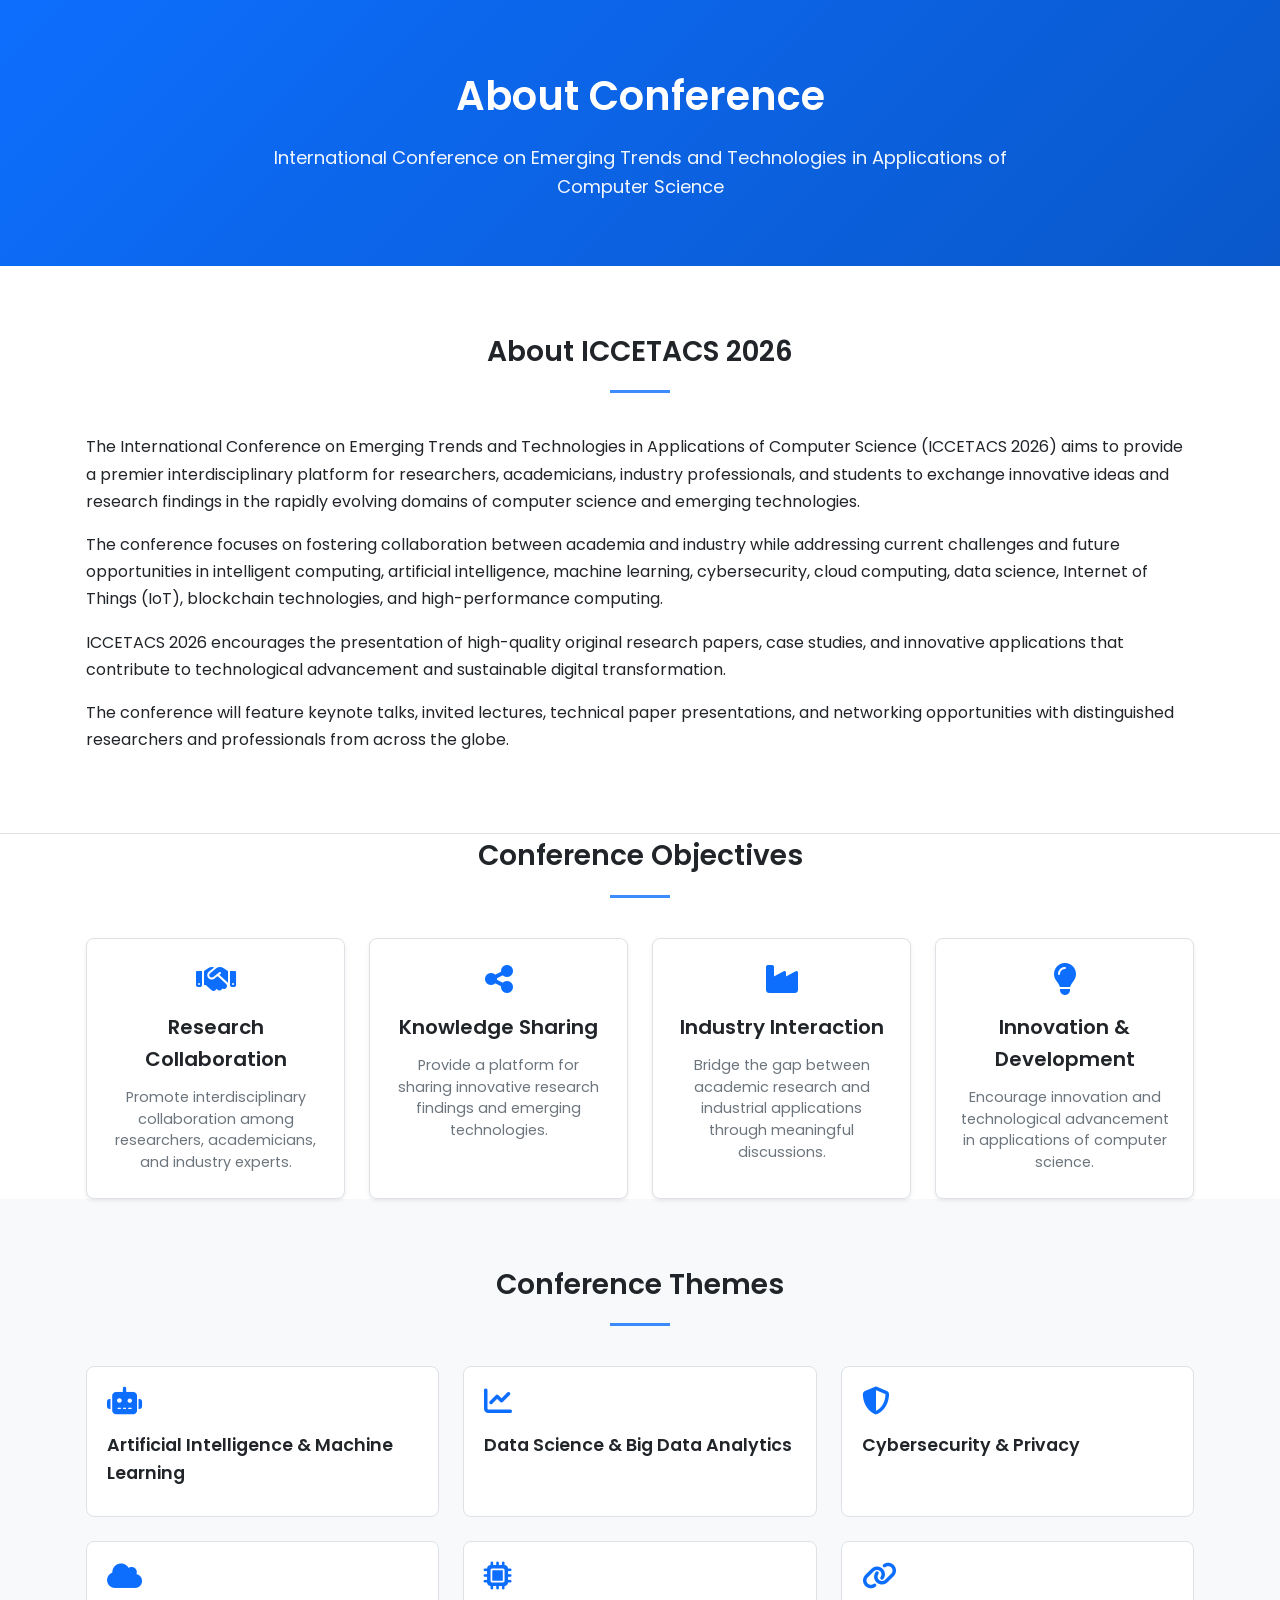
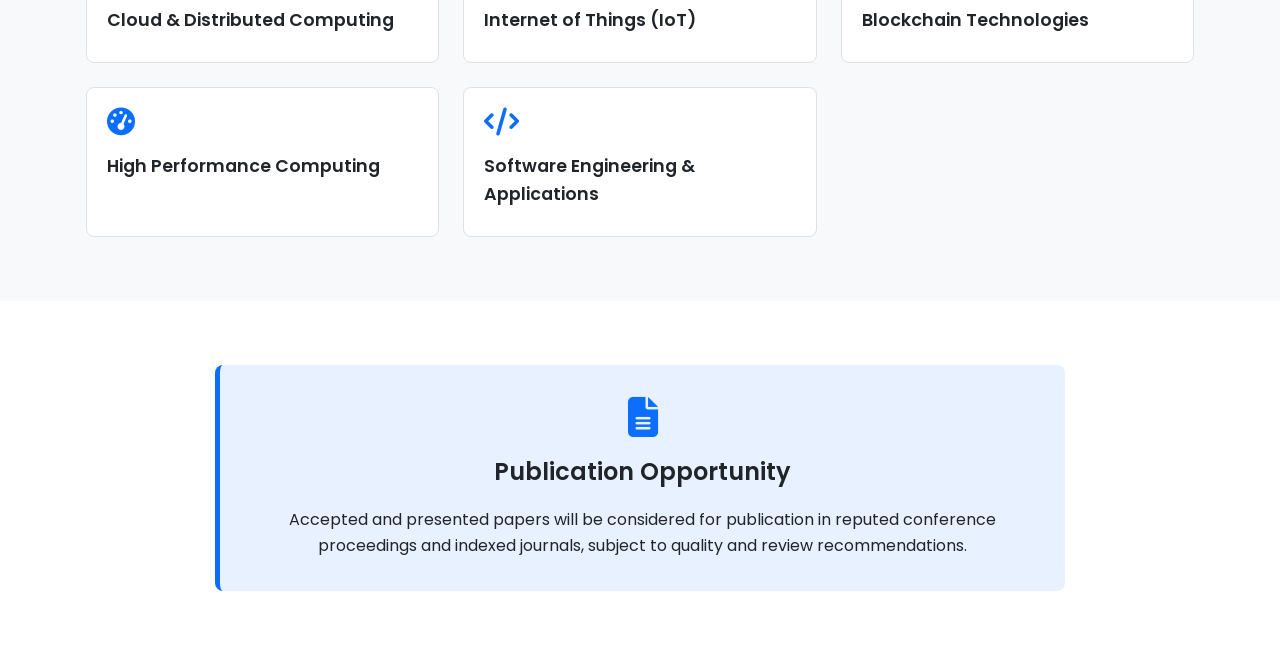
<file: pages/about.html>
<!DOCTYPE html>
<html lang="en">
<head>
    <meta charset="UTF-8">
    <meta name="viewport" content="width=device-width, initial-scale=1.0">
    <meta name="description" content="About ICCI 2026 Conference - International Conference on Computational Intelligence at BIT Mesra">
    <title>About Conference | ICCI 2026</title>
    
    <!-- CSS Files -->
    <link rel="stylesheet" href="../css/sections/about-conf.css">
    <link rel="stylesheet" href="https://cdnjs.cloudflare.com/ajax/libs/font-awesome/6.4.0/css/all.min.css">
    
    <!-- Google Fonts -->
    <link href="https://fonts.googleapis.com/css2?family=Poppins:wght@400;500;600;700&display=swap" rel="stylesheet">
    
    <!-- Base styles that should be in your main CSS -->
    
</head>
<body>

<main class="about-page">

    <!-- =========================
         PAGE HERO
    ========================= -->

    <section class="page-hero">
        <div class="page-hero-overlay"></div>
        <div class="container page-hero-content">
            <h1 class="page-title">About Conference</h1>
            <p class="page-subtitle">
                International Conference on Emerging Trends and Technologies in Applications of Computer Science
            </p>
        </div>
    </section>

    <!-- =========================
         ABOUT CONFERENCE
    ========================= -->

    <section class="conference-about">
        <div class="container">
            <h2 class="section-title">About ICCETACS 2026</h2>
            <hr>
            <div class="conference-content">
                <p>
                    The International Conference on Emerging Trends and Technologies in Applications of Computer Science (ICCETACS 2026) aims to provide a premier interdisciplinary platform for researchers, academicians, industry professionals, and students to exchange innovative ideas and research findings in the rapidly evolving domains of computer science and emerging technologies.
                </p>
                <p>
                    The conference focuses on fostering collaboration between academia and industry while addressing current challenges and future opportunities in intelligent computing, artificial intelligence, machine learning, cybersecurity, cloud computing, data science, Internet of Things (IoT), blockchain technologies, and high-performance computing.
                </p>
                <p>
                    ICCETACS 2026 encourages the presentation of high-quality original research papers, case studies, and innovative applications that contribute to technological advancement and sustainable digital transformation.
                </p>
                <p>
                    The conference will feature keynote talks, invited lectures, technical paper presentations, and networking opportunities with distinguished researchers and professionals from across the globe.
                </p>
            </div>
        </div>
    </section>

    <!-- =========================
         CONFERENCE OBJECTIVES
    ========================= -->

    <section class="conference-objectives">
        <div class="container">
            <h2 class="section-title">Conference Objectives</h2>
            <hr>
            <div class="objectives-grid">
                <div class="objective-card">
                    <i class="fas fa-handshake"></i>
                    <h3>Research Collaboration</h3>
                    <p>Promote interdisciplinary collaboration among researchers, academicians, and industry experts.</p>
                </div>
                <div class="objective-card">
                    <i class="fas fa-share-alt"></i>
                    <h3>Knowledge Sharing</h3>
                    <p>Provide a platform for sharing innovative research findings and emerging technologies.</p>
                </div>
                <div class="objective-card">
                    <i class="fas fa-industry"></i>
                    <h3>Industry Interaction</h3>
                    <p>Bridge the gap between academic research and industrial applications through meaningful discussions.</p>
                </div>
                <div class="objective-card">
                    <i class="fas fa-lightbulb"></i>
                    <h3>Innovation & Development</h3>
                    <p>Encourage innovation and technological advancement in applications of computer science.</p>
                </div>
            </div>
        </div>
    </section>

    <!-- =========================
         CONFERENCE THEMES
    ========================= -->

    <section class="conference-themes">
        <div class="container">
            <h2 class="section-title">Conference Themes</h2>
            <hr>
            <div class="themes-grid">
                <div class="theme-card">
                    <i class="fas fa-robot"></i>
                    <h3>Artificial Intelligence & Machine Learning</h3>
                </div>
                <div class="theme-card">
                    <i class="fas fa-chart-line"></i>
                    <h3>Data Science & Big Data Analytics</h3>
                </div>
                <div class="theme-card">
                    <i class="fas fa-shield-alt"></i>
                    <h3>Cybersecurity & Privacy</h3>
                </div>
                <div class="theme-card">
                    <i class="fas fa-cloud"></i>
                    <h3>Cloud & Distributed Computing</h3>
                </div>
                <div class="theme-card">
                    <i class="fas fa-microchip"></i>
                    <h3>Internet of Things (IoT)</h3>
                </div>
                <div class="theme-card">
                    <i class="fas fa-link"></i>
                    <h3>Blockchain Technologies</h3>
                </div>
                <div class="theme-card">
                    <i class="fas fa-tachometer-alt"></i>
                    <h3>High Performance Computing</h3>
                </div>
                <div class="theme-card">
                    <i class="fas fa-code"></i>
                    <h3>Software Engineering & Applications</h3>
                </div>
            </div>
        </div>
    </section>

    <!-- =========================
         PUBLICATION SECTION
    ========================= -->

    <section class="conference-publication">
        <div class="container">
            <div class="publication-box">
                <i class="fas fa-file-alt"></i>
                <h2>Publication Opportunity</h2>
                <p>
                    Accepted and presented papers will be considered for publication in reputed conference proceedings and indexed journals, subject to quality and review recommendations.
                </p>
            </div>
        </div>
    </section>

</main>

</body>
</html>
</file>
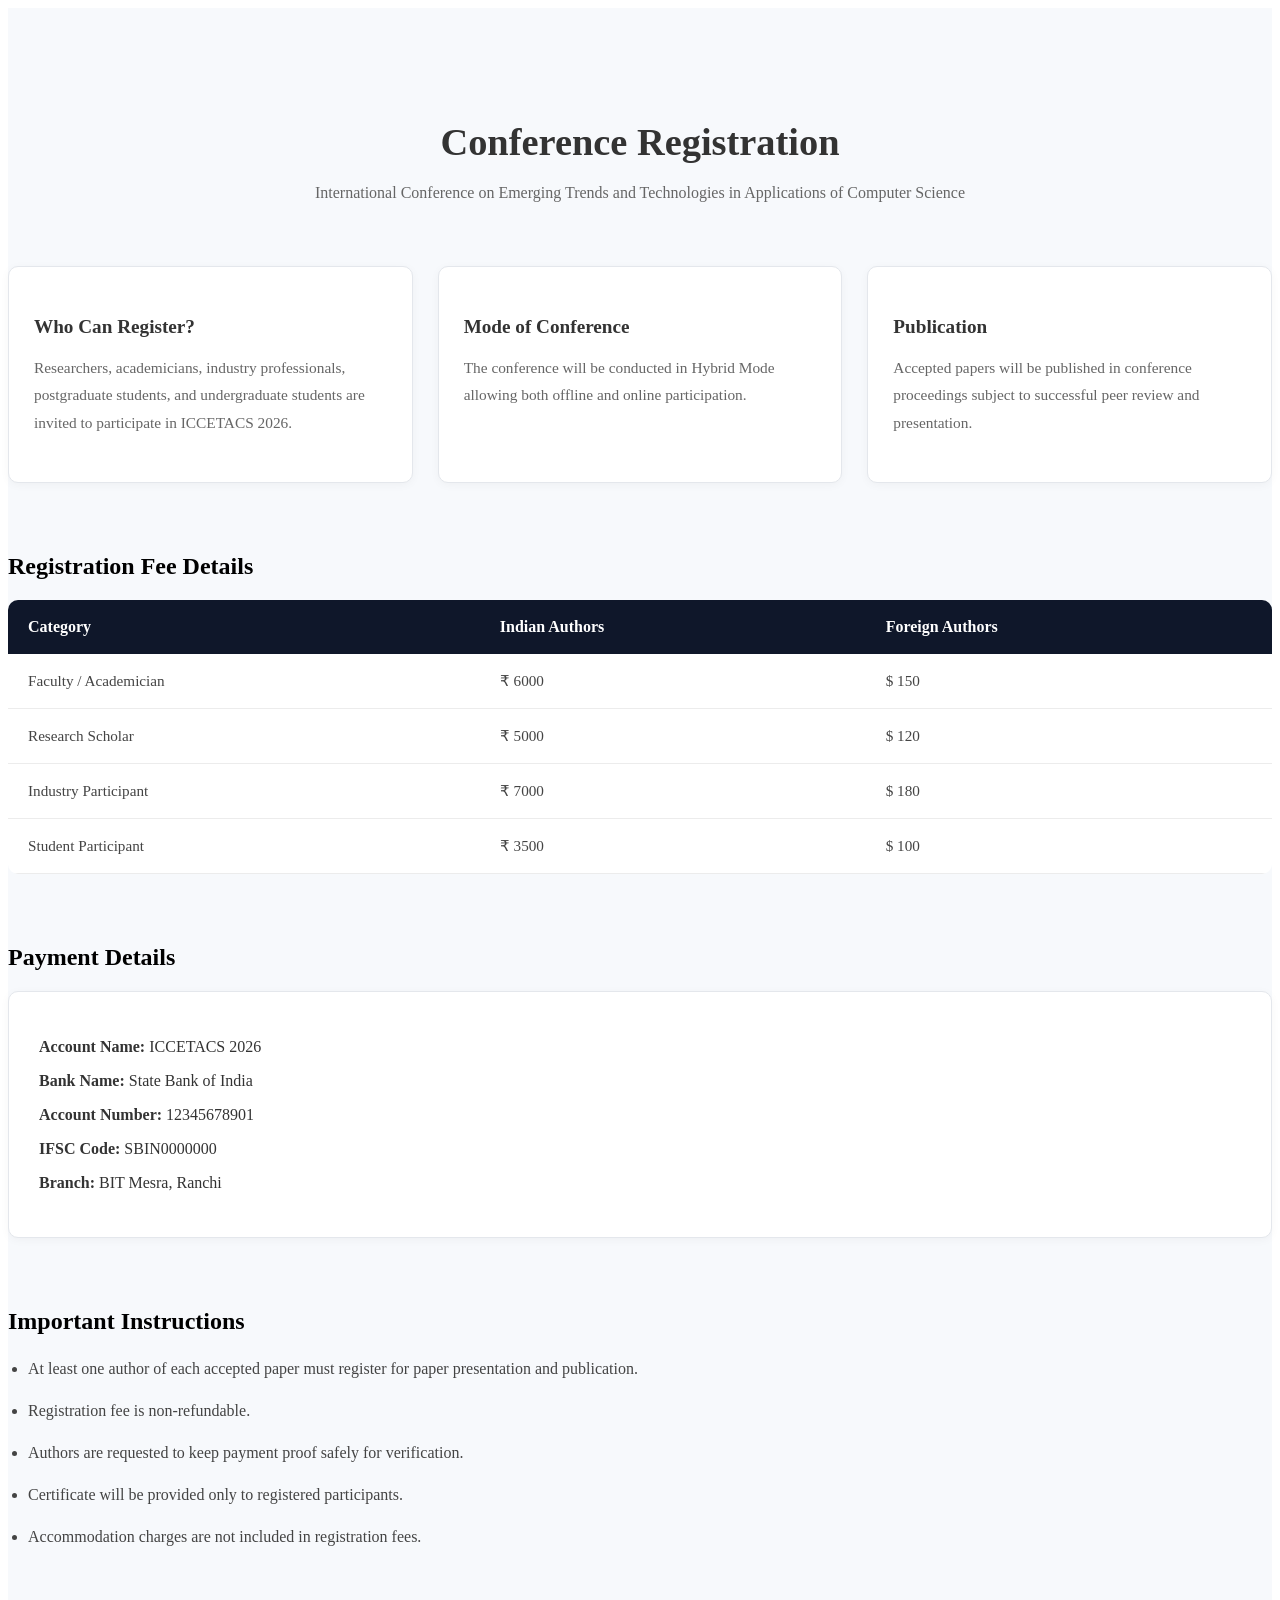
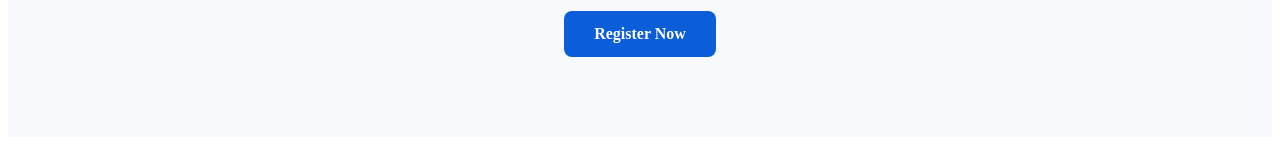
<file: pages/registration.html>
<!DOCTYPE html>
<html lang="en">
<head>
    <meta charset="UTF-8">
    <meta name="viewport" content="width=device-width, initial-scale=1.0">
    <meta name="description" content="Peer Review Process - ICCETACS 2026. Learn about our double-anonymous peer review process, ethical standards, and quality assurance measures.">
    <title>Peer Review Process | ICCETACS 2026</title>
    
    <!-- CSS Files -->
    <link rel="stylesheet" href="../css/sections/registration.css">
    
    <!-- Font Awesome -->
    <link rel="stylesheet" href="https://cdnjs.cloudflare.com/ajax/libs/font-awesome/6.4.0/css/all.min.css">
    
    <!-- Google Fonts -->
    <link href="https://fonts.googleapis.com/css2?family=Poppins:wght@400;500;600;700&display=swap" rel="stylesheet">
</head>
<body>

<main class="registration-page">
<!-- =========================
	REGISTRATION SECTION
========================= -->

<section class="registration">

	<div class="container">

		<!-- ===== PAGE HEADER ===== -->
		<div class="registration-header">

			<h1 class="page-title">
				Conference Registration
			</h1>

			<p class="page-subtitle">
				International Conference on Emerging Trends and Technologies in Applications of Computer Science
			</p>

		</div>

		<!-- =========================
			REGISTRATION OVERVIEW
		========================= -->

		<div class="registration-overview">

			<div class="overview-card">
				<h3>Who Can Register?</h3>

				<p>
				Researchers, academicians, industry professionals, postgraduate students, and undergraduate students are invited to participate in ICCETACS 2026.
				</p>
			</div>

			<div class="overview-card">
				<h3>Mode of Conference</h3>

				<p>
				The conference will be conducted in Hybrid Mode allowing both offline and online participation.
				</p>
			</div>

			<div class="overview-card">
				<h3>Publication</h3>

				<p>
				Accepted papers will be published in conference proceedings subject to successful peer review and presentation.
				</p>
			</div>

		</div>

		<!-- =========================
			REGISTRATION TABLE
		========================= -->

		<div class="registration-table-wrapper">

			<h2 class="section-title">
				Registration Fee Details
			</h2>

			<table class="registration-table">

				<thead>

					<tr>
						<th>Category</th>
						<th>Indian Authors</th>
						<th>Foreign Authors</th>
					</tr>

				</thead>

				<tbody>

					<tr>
						<td>Faculty / Academician</td>
						<td>₹ 6000</td>
						<td>$ 150</td>
					</tr>

					<tr>
						<td>Research Scholar</td>
						<td>₹ 5000</td>
						<td>$ 120</td>
					</tr>

					<tr>
						<td>Industry Participant</td>
						<td>₹ 7000</td>
						<td>$ 180</td>
					</tr>

					<tr>
						<td>Student Participant</td>
						<td>₹ 3500</td>
						<td>$ 100</td>
					</tr>

				</tbody>

			</table>

		</div>

		<!-- =========================
			PAYMENT DETAILS
		========================= -->

		<div class="payment-section">

			<h2 class="section-title">
				Payment Details
			</h2>

			<div class="payment-card">

				<p><strong>Account Name:</strong> ICCETACS 2026</p>

				<p><strong>Bank Name:</strong> State Bank of India</p>

				<p><strong>Account Number:</strong> 12345678901</p>

				<p><strong>IFSC Code:</strong> SBIN0000000</p>

				<p><strong>Branch:</strong> BIT Mesra, Ranchi</p>

			</div>

		</div>

		<!-- =========================
			REGISTRATION NOTES
		========================= -->

		<div class="registration-notes">

			<h2 class="section-title">
				Important Instructions
			</h2>

			<ul class="notes-list">

				<li>
					At least one author of each accepted paper must register for paper presentation and publication.
				</li>

				<li>
					Registration fee is non-refundable.
				</li>

				<li>
					Authors are requested to keep payment proof safely for verification.
				</li>

				<li>
					Certificate will be provided only to registered participants.
				</li>

				<li>
					Accommodation charges are not included in registration fees.
				</li>

			</ul>

		</div>

		<!-- =========================
			REGISTRATION BUTTON
		========================= -->

		<div class="registration-action">

			<a href="submit-overlay.html" class="register-btn">
				Register Now
			</a>

		</div>

	</div>

</section>
</main>
</body>
</html>
</file>
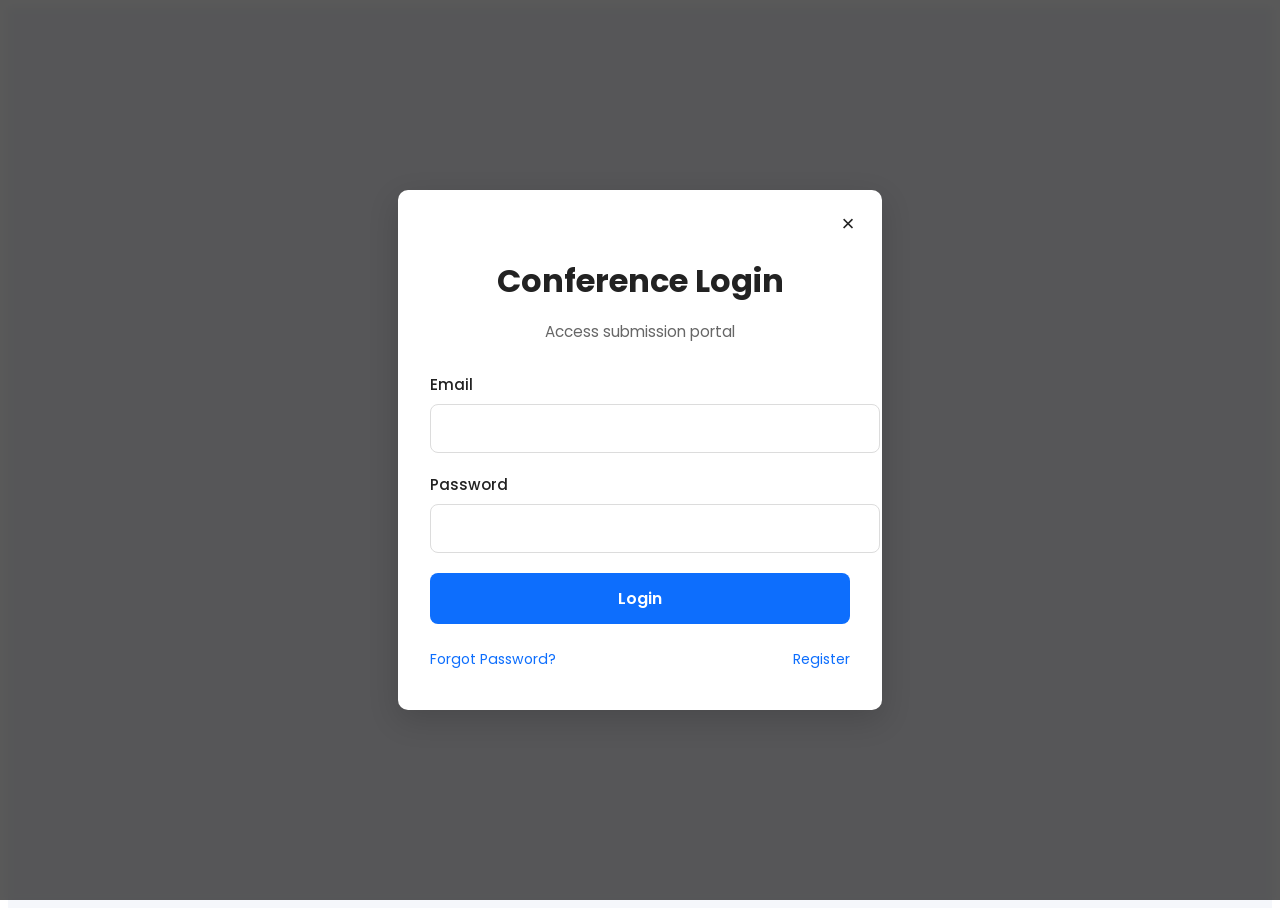
<file: pages/submit-overlay.html>
<!DOCTYPE html>
<html lang="en">
<head>
    <meta charset="UTF-8">
    <meta name="viewport" content="width=device-width, initial-scale=1.0">
    <meta name="description" content="Peer Review Process - ICCETACS 2026. Learn about our double-anonymous peer review process, ethical standards, and quality assurance measures.">
    <title>Peer Review Process | ICCETACS 2026</title>
    
    <!-- CSS Files -->
    <link rel="stylesheet" href="../css/sections/submit.css">
    
    <!-- Font Awesome -->
    <link rel="stylesheet" href="https://cdnjs.cloudflare.com/ajax/libs/font-awesome/6.4.0/css/all.min.css">
    
    <!-- Google Fonts -->
    <link href="https://fonts.googleapis.com/css2?family=Poppins:wght@400;500;600;700&display=swap" rel="stylesheet">
	<script src="../js/submit.js" defer></script>
	
</head>
<body>

<main class="peer-review-page"><!-- ================= LOGIN OVERLAY ================= -->
<div class="login-overlay" id="loginOverlay">

  <div class="overlay-backdrop" id="loginClose"></div>

  <div class="overlay-content login-box">

    <!-- CLOSE -->
    <button class="overlay-close" id="loginCloseBtn">&times;</button>

    <!-- HEADER -->
    <div class="login-header">
      <h2>Conference Login</h2>
      <p>Access submission portal</p>
    </div>

    <!-- FORM -->
    <form id="loginForm">

      <div class="form-group">
        <label>Email</label>
        <input type="email" required>
      </div>

      <div class="form-group">
        <label>Password</label>
        <input type="password" required>
      </div>

      <button type="submit" class="btn btn-primary">
        Login
      </button>

      <div class="login-links">
        <a href="#">Forgot Password?</a>
        <a href="#">Register</a>
      </div>

    </form>

  </div>

</div>
</main>
</body>
</html>
</file>
<file: css/sections/about-conf.css>
/* =========================
   VARIABLES & BASE STYLES
   (Based on icettacs.bitmesra.ac.in)
========================= */
:root {
    --icettacs-white: #ffffff;
    --icettacs-bg-light: #f8f9fa;
    --icettacs-text-dark: #212529;
    --icettacs-text-muted: #6c757d;
    --icettacs-blue: #0d6efd;
    --icettacs-blue-dark: #0b5ed7;
    --icettacs-blue-light: #e7f1ff;
    --icettacs-border: #dee2e6;
    --icettacs-shadow-sm: 0 0.125rem 0.25rem rgba(0, 0, 0, 0.075);
    --icettacs-shadow-md: 0 0.5rem 1rem rgba(0, 0, 0, 0.1);
    --icettacs-radius: 0.5rem;
}

* {
    margin: 0;
    padding: 0;
    box-sizing: border-box;
}

body {
    font-family: 'Poppins', sans-serif;
    line-height: 1.6;
    color: var(--icettacs-text-dark);
    background-color: var(--icettacs-white);
}

.container {
    max-width: 1140px;
    margin: 0 auto;
    padding: 0 1rem;
}

/* =========================
   PAGE HERO
========================= */
.page-hero {
    background: linear-gradient(135deg, var(--icettacs-blue) 0%, #0a58ca 100%);
    color: var(--icettacs-white);
    text-align: center;
    padding: 4rem 0;
    margin-bottom: 0;
}

.page-hero-content {
    position: relative;
    z-index: 2;
}

.page-title {
    font-size: 2.5rem;
    font-weight: 600;
    margin-bottom: 1rem;
}

.page-subtitle {
    font-size: 1.125rem;
    opacity: 0.95;
    max-width: 800px;
    margin: 0 auto;
}

/* =========================
   GENERIC SECTION STYLES
========================= */
.section-title {
    font-size: 1.75rem;
    font-weight: 600;
    text-align: center;
    color: var(--icettacs-text-dark);
    margin-bottom: 0.5rem;
}

.section-subtitle {
    text-align: center;
    color: var(--icettacs-text-muted);
    margin-bottom: 2.5rem;
    font-size: 1rem;
}

hr {
    width: 60px;
    height: 3px;
    background: var(--icettacs-blue);
    border: none;
    margin: 1rem auto 2.5rem;
    opacity: 0.8;
}

/* =========================
   ABOUT CONFERENCE SECTION
========================= */
.conference-about {
    padding: 4rem 0;
    background: var(--icettacs-white);
    border-bottom: 1px solid var(--icettacs-border);
}

.conference-content p {
    font-size: 1rem;
    color: var(--icettacs-text-dark);
    margin-bottom: 1rem;
    line-height: 1.7;
}

/* =========================
   HIGHLIGHTS / OBJECTIVES GRID
========================= */
.objectives-grid {
    display: grid;
    grid-template-columns: repeat(auto-fit, minmax(250px, 1fr));
    gap: 1.5rem;
    margin-top: 2rem;
}

.objective-card {
    background: var(--icettacs-white);
    border: 1px solid var(--icettacs-border);
    border-radius: var(--icettacs-radius);
    padding: 1.5rem;
    text-align: center;
    transition: transform 0.2s ease, box-shadow 0.2s ease;
    box-shadow: var(--icettacs-shadow-sm);
}

.objective-card:hover {
    transform: translateY(-5px);
    box-shadow: var(--icettacs-shadow-md);
    border-color: var(--icettacs-blue-light);
}

.objective-card i {
    font-size: 2rem;
    color: var(--icettacs-blue);
    margin-bottom: 1rem;
}

.objective-card h3 {
    font-size: 1.25rem;
    font-weight: 600;
    margin-bottom: 0.75rem;
    color: var(--icettacs-text-dark);
}

.objective-card p {
    font-size: 0.9rem;
    color: var(--icettacs-text-muted);
    line-height: 1.5;
}

/* =========================
   THEMES / TRACKS SECTION
========================= */
.conference-themes {
    padding: 4rem 0;
    background: var(--icettacs-bg-light);
}

.themes-grid {
    display: grid;
    grid-template-columns: repeat(auto-fit, minmax(280px, 1fr));
    gap: 1.5rem;
    margin-top: 1rem;
}

.theme-card {
    background: var(--icettacs-white);
    border: 1px solid var(--icettacs-border);
    border-radius: var(--icettacs-radius);
    padding: 1.25rem;
    text-align: left;
    transition: all 0.2s ease;
}

.theme-card:hover {
    border-left: 4px solid var(--icettacs-blue);
    box-shadow: var(--icettacs-shadow-md);
}

.theme-card i {
    font-size: 1.75rem;
    color: var(--icettacs-blue);
    margin-bottom: 1rem;
}

.theme-card h3 {
    font-size: 1.1rem;
    font-weight: 600;
    margin-bottom: 0.5rem;
    color: var(--icettacs-text-dark);
}

.theme-card p {
    font-size: 0.85rem;
    color: var(--icettacs-text-muted);
    line-height: 1.5;
}

/* If you want only the title, like the original site's "Track X" style */
/* .theme-card h3 { font-size: 1.25rem; } */

/* =========================
   PUBLICATION / INFO BOX
========================= */
.conference-publication {
    padding: 4rem 0;
    background: var(--icettacs-white);
}

.publication-box {
    background: var(--icettacs-blue-light);
    border-left: 5px solid var(--icettacs-blue);
    border-radius: var(--icettacs-radius);
    padding: 2rem;
    text-align: center;
    max-width: 850px;
    margin: 0 auto;
}

.publication-box i {
    font-size: 2.5rem;
    color: var(--icettacs-blue);
    margin-bottom: 1rem;
}

.publication-box h2 {
    font-size: 1.5rem;
    font-weight: 600;
    margin-bottom: 1rem;
    color: var(--icettacs-text-dark);
}

.publication-box p {
    font-size: 1rem;
    color: var(--icettacs-text-dark);
}

/* =========================
   RESPONSIVE ADJUSTMENTS
========================= */
@media (max-width: 768px) {
    .page-hero {
        padding: 3rem 0;
    }
    
    .page-title {
        font-size: 2rem;
    }
    
    .section-title {
        font-size: 1.5rem;
    }
    
    .conference-about,
    .conference-objectives,
    .conference-themes,
    .conference-publication {
        padding: 2.5rem 0;
    }
    
    .objectives-grid,
    .themes-grid {
        gap: 1rem;
    }
    
    .objective-card,
    .theme-card {
        padding: 1rem;
    }
    
    .publication-box {
        padding: 1.5rem;
        margin: 0 1rem;
    }
    
    .publication-box h2 {
        font-size: 1.25rem;
    }
}

@media (max-width: 576px) {
    .page-title {
        font-size: 1.75rem;
    }
    
    .section-title {
        font-size: 1.35rem;
    }
    
    .objective-card h3 {
        font-size: 1.1rem;
    }
    
    .theme-card h3 {
        font-size: 1rem;
    }
}
</file>
<file: css/sections/registration.css>
:root {
	--registration-bg: #f7f9fc;
	--registration-card: #ffffff;
	--registration-border: #e4e7ec;
	--registration-text: #333;
	--registration-muted: #666;
	--registration-primary: #0b5ed7;
}


/* =========================
   REGISTRATION SECTION
========================= */

.registration {
	padding: 80px 0;

	background: var(--registration-bg);
}


/* =========================
   HEADER
========================= */

.registration-header {
	margin-bottom: 60px;

	text-align: center;
}


.page-title {
	margin-bottom: 15px;

	font-size: 2.4rem;
	font-weight: 700;

	color: var(--registration-text);
}


.page-subtitle {
	max-width: 850px;
	margin: 0 auto;

	font-size: 1rem;
	line-height: 1.7;

	color: var(--registration-muted);
}


/* =========================
   OVERVIEW
========================= */

.registration-overview {
	display: grid;
	grid-template-columns: repeat(auto-fit, minmax(260px, 1fr));
	gap: 25px;

	margin-bottom: 70px;
}


.overview-card {
	padding: 30px 25px;

	background: var(--registration-card);

	border: 1px solid var(--registration-border);
	border-radius: 10px;

	box-shadow: 0 2px 10px rgba(0,0,0,0.04);
}


.overview-card h3 {
	margin-bottom: 15px;

	font-size: 1.2rem;
	font-weight: 600;

	color: var(--registration-text);
}


.overview-card p {
	font-size: 0.96rem;
	line-height: 1.8;

	color: var(--registration-muted);
}


/* =========================
   REGISTRATION TABLE
========================= */

.registration-table-wrapper {
	margin-bottom: 70px;
}


.registration-table {
	width: 100%;

	border-collapse: collapse;

	background: #fff;

	overflow: hidden;
	border-radius: 10px;
}


.registration-table thead {
	background: #0f172a;
}


.registration-table th {
	padding: 18px 20px;

	font-size: 1rem;
	font-weight: 600;
	text-align: left;

	color: #fff;
}


.registration-table td {
	padding: 18px 20px;

	font-size: 0.95rem;

	color: #444;

	border-bottom: 1px solid #ececec;
}


.registration-table tbody tr:hover {
	background: rgba(0,0,0,0.02);
}


/* =========================
   PAYMENT SECTION
========================= */

.payment-section {
	margin-bottom: 70px;
}


.payment-card {
	padding: 30px;

	background: #fff;

	border: 1px solid var(--registration-border);
	border-radius: 10px;

	box-shadow: 0 2px 10px rgba(0,0,0,0.04);
}


.payment-card p {
	margin-bottom: 15px;

	font-size: 1rem;

	color: var(--registration-text);
}


/* =========================
   NOTES
========================= */

.registration-notes {
	margin-bottom: 60px;
}


.notes-list {
	padding-left: 20px;
}


.notes-list li {
	margin-bottom: 15px;

	font-size: 1rem;
	line-height: 1.7;

	color: #444;
}


/* =========================
   ACTION BUTTON
========================= */

.registration-action {
	text-align: center;
}


.register-btn {
	display: inline-flex;
	align-items: center;
	justify-content: center;

	padding: 14px 30px;

	font-size: 1rem;
	font-weight: 600;
	text-decoration: none;

	color: #fff;

	background: var(--registration-primary);

	border-radius: 8px;

	transition:
		transform 0.25s ease,
		box-shadow 0.25s ease;
}


.register-btn:hover {
	transform: translateY(-2px);

	box-shadow: 0 5px 15px rgba(11, 94, 215, 0.25);
}


/* =========================
   RESPONSIVE
========================= */

@media (max-width: 768px) {

	.registration {
		padding: 60px 0;
	}

	.page-title {
		font-size: 2rem;
	}

	.registration-table th,
	.registration-table td {
		padding: 14px 12px;

		font-size: 0.9rem;
	}

}


@media (max-width: 576px) {

	.page-title {
		font-size: 1.7rem;
	}

	.page-subtitle {
		font-size: 0.95rem;
	}

	.registration-overview {
		grid-template-columns: 1fr;
	}

	.registration-table {
		display: block;

		overflow-x: auto;
		white-space: nowrap;
	}

	.register-btn {
		width: 100%;
	}
}
</file>
<file: css/sections/submit.css>
:root {
	--color-white: #ffffff;
	--color-text: #222222;
	--color-muted: #666666;
	--color-border: #dcdcdc;
	--color-primary: #0d6efd;
	--overlay-bg: rgba(0, 0, 0, 0.65);

	--shadow-md: 0 10px 30px rgba(0,0,0,0.15);

	--radius-md: 10px;

	--transition: all 0.25s ease;
}


/* =========================
   PAGE
========================= */

.peer-review-page {
	position: relative;

	min-height: 100vh;

	font-family: "Poppins", sans-serif;

	background: #f5f7fb;
}


/* =========================
   LOGIN OVERLAY
========================= */

.login-overlay {
	position: fixed;
	inset: 0;
	z-index: 999;

	display: flex;
	align-items: center;
	justify-content: center;

	padding: 20px;

	visibility: visible;
	opacity: 1;

	transition: var(--transition);
}


/* =========================
   OVERLAY BACKDROP
========================= */

.overlay-backdrop {
	position: absolute;
	inset: 0;

	background: var(--overlay-bg);

	backdrop-filter: blur(4px);
}


/* =========================
   LOGIN BOX
========================= */

.login-box {
	position: relative;
	z-index: 2;

	width: 100%;
	max-width: 420px;

	padding: 40px 32px;

	background: var(--color-white);

	border-radius: var(--radius-md);

	box-shadow: var(--shadow-md);
}


/* =========================
   CLOSE BUTTON
========================= */

.overlay-close {
	position: absolute;
	top: 16px;
	right: 16px;

	display: flex;
	align-items: center;
	justify-content: center;

	width: 36px;
	height: 36px;

	font-size: 1.4rem;
	color: var(--color-text);

	background: transparent;

	border: none;
	border-radius: 50%;

	cursor: pointer;

	transition: var(--transition);
}


.overlay-close:hover {
	background: rgba(0,0,0,0.06);
}


/* =========================
   LOGIN HEADER
========================= */

.login-header {
	margin-bottom: 30px;

	text-align: center;
}


.login-header h2 {
	margin-bottom: 10px;

	font-size: 2rem;
	font-weight: 700;

	color: var(--color-text);
}


.login-header p {
	font-size: 0.95rem;

	color: var(--color-muted);
}


/* =========================
   FORM
========================= */

#loginForm {
	display: flex;
	flex-direction: column;

	gap: 20px;
}


/* =========================
   FORM GROUP
========================= */

.form-group {
	display: flex;
	flex-direction: column;

	gap: 8px;
}


.form-group label {
	font-size: 0.95rem;
	font-weight: 500;

	color: var(--color-text);
}


.form-group input {
	width: 100%;

	padding: 12px 14px;

	font-size: 0.95rem;
	font-family: inherit;

	color: var(--color-text);

	background: #fff;

	border: 1px solid var(--color-border);
	border-radius: 8px;

	outline: none;

	transition: var(--transition);
}


.form-group input:focus {
	border-color: var(--color-primary);

	box-shadow: 0 0 0 3px rgba(13, 110, 253, 0.12);
}


/* =========================
   BUTTON
========================= */

.btn {
	display: inline-flex;
	align-items: center;
	justify-content: center;

	width: 100%;

	padding: 13px 18px;

	font-size: 1rem;
	font-weight: 600;
	font-family: inherit;

	border: none;
	border-radius: 8px;

	cursor: pointer;

	transition: var(--transition);
}


.btn-primary {
	color: var(--color-white);

	background: var(--color-primary);
}


.btn-primary:hover {
	transform: translateY(-2px);

	box-shadow: 0 8px 18px rgba(13, 110, 253, 0.25);
}


/* =========================
   LOGIN LINKS
========================= */

.login-links {
	display: flex;
	align-items: center;
	justify-content: space-between;

	margin-top: 5px;
}


.login-links a {
	font-size: 0.88rem;
	text-decoration: none;

	color: var(--color-primary);

	transition: color 0.2s ease;
}


.login-links a:hover {
	color: #084298;
}


/* =========================
   RESPONSIVE
========================= */

@media (max-width: 576px) {

	.login-box {
		padding: 35px 22px;
	}

	.login-header h2 {
		font-size: 1.7rem;
	}

	.login-links {
		flex-direction: column;
		align-items: flex-start;

		gap: 10px;
	}
}
</file>
